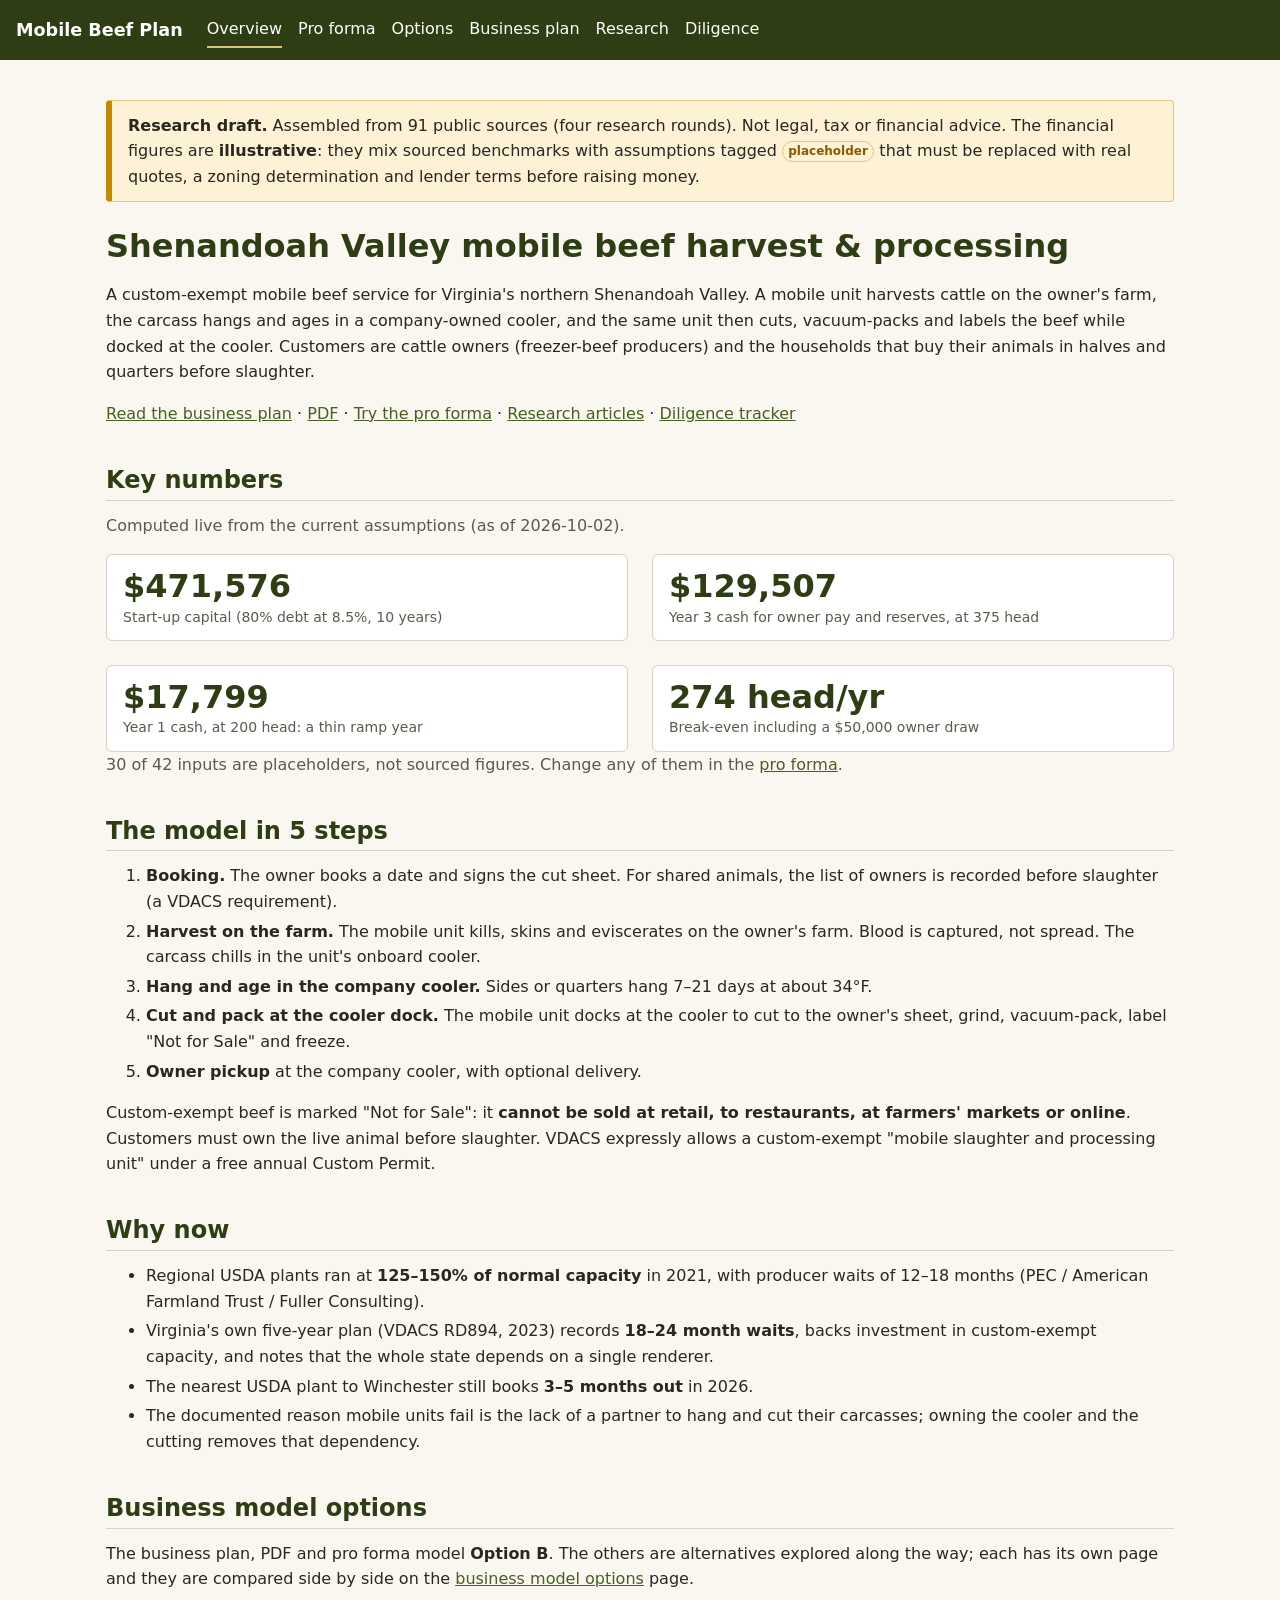
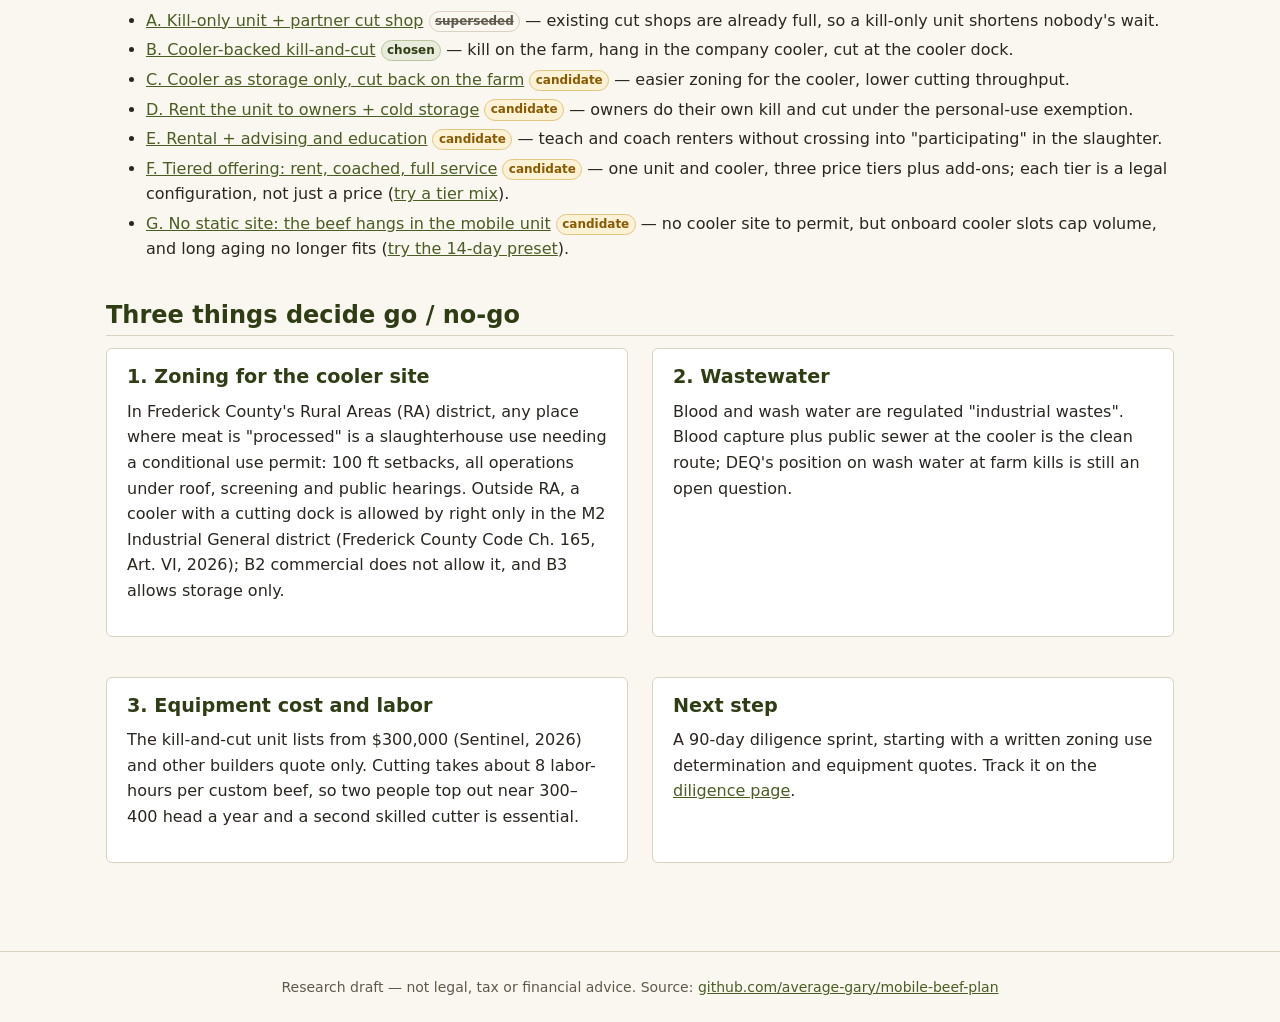
<file: site/index.html>
<!doctype html>
<html lang="en">
<head>
  <meta charset="utf-8">
  <meta name="viewport" content="width=device-width, initial-scale=1">
  <title>Overview — Mobile Beef Plan</title>
  <meta name="description" content="Research-draft business plan for a custom-exempt mobile beef harvest and cutting service backed by a hanging and aging cooler in Virginia's Shenandoah Valley.">
  <link rel="stylesheet" href="style.css">
</head>
<body>
<header class="site-header"><a class="brand" href="index.html">Mobile Beef Plan</a><nav aria-label="Main"><a href="index.html" aria-current="page">Overview</a><a href="calculator.html">Pro forma</a><a href="wiki/topics/business-model-options.html">Options</a><a href="plan/">Business plan</a><a href="wiki/">Research</a><a href="diligence.html">Diligence</a></nav></header>
<main class="container">
  <div class="notice"><strong>Research draft.</strong> Assembled from 91 public sources (four research rounds). Not legal, tax or financial advice. The financial figures are <strong>illustrative</strong>: they mix sourced benchmarks with assumptions tagged <span class="placeholder-badge">placeholder</span> that must be replaced with real quotes, a zoning determination and lender terms before raising money.</div>

  <h1>Shenandoah Valley mobile beef harvest &amp; processing</h1>
  <p>A custom-exempt mobile beef service for Virginia's northern Shenandoah Valley. A mobile unit harvests cattle on the owner's farm, the carcass hangs and ages in a company-owned cooler, and the same unit then cuts, vacuum-packs and labels the beef while docked at the cooler. Customers are cattle owners (freezer-beef producers) and the households that buy their animals in halves and quarters before slaughter.</p>
  <p>
    <a href="plan/">Read the business plan</a> ·
    <a href="plan/business-plan-mobile-beef-2026-10-02.pdf">PDF</a> ·
    <a href="calculator.html">Try the pro forma</a> ·
    <a href="wiki/">Research articles</a> ·
    <a href="diligence.html">Diligence tracker</a>
  </p>

  <h2>Key numbers</h2>
  <p id="kpi-status" class="muted">Figures from the plan (Sections 7–8). Live recalculation needs JavaScript.</p>
  <div class="grid-2">
    <div class="kpi"><span class="kpi-value" id="kpi-capex">$471,576</span><span class="kpi-label">Start-up capital (80% debt at 8.5%, 10 years)</span></div>
    <div class="kpi"><span class="kpi-value" id="kpi-y3">$129,507</span><span class="kpi-label" id="kpi-y3-label">Year 3 cash for owner pay and reserves, at 375 head</span></div>
    <div class="kpi"><span class="kpi-value" id="kpi-y1">$17,799</span><span class="kpi-label" id="kpi-y1-label">Year 1 cash, at 200 head: a thin ramp year</span></div>
    <div class="kpi"><span class="kpi-value" id="kpi-be">274 head/yr</span><span class="kpi-label" id="kpi-be-label">Break-even including a $50,000 owner draw</span></div>
  </div>
  <p class="muted" id="kpi-placeholders">Several inputs (tow vehicle, cooler, site lease, working capital and more) are placeholders. Change any of them in the <a href="calculator.html">pro forma</a>.</p>

  <h2>The model in 5 steps</h2>
  <ol>
    <li><strong>Booking.</strong> The owner books a date and signs the cut sheet. For shared animals, the list of owners is recorded before slaughter (a VDACS requirement).</li>
    <li><strong>Harvest on the farm.</strong> The mobile unit kills, skins and eviscerates on the owner's farm. Blood is captured, not spread. The carcass chills in the unit's onboard cooler.</li>
    <li><strong>Hang and age in the company cooler.</strong> Sides or quarters hang 7–21 days at about 34°F.</li>
    <li><strong>Cut and pack at the cooler dock.</strong> The mobile unit docks at the cooler to cut to the owner's sheet, grind, vacuum-pack, label "Not for Sale" and freeze.</li>
    <li><strong>Owner pickup</strong> at the company cooler, with optional delivery.</li>
  </ol>
  <p>Custom-exempt beef is marked "Not for Sale": it <strong>cannot be sold at retail, to restaurants, at farmers' markets or online</strong>. Customers must own the live animal before slaughter. VDACS expressly allows a custom-exempt "mobile slaughter and processing unit" under a free annual Custom Permit.</p>

  <h2>Why now</h2>
  <ul>
    <li>Regional USDA plants ran at <strong>125–150% of normal capacity</strong> in 2021, with producer waits of 12–18 months (PEC / American Farmland Trust / Fuller Consulting).</li>
    <li>Virginia's own five-year plan (VDACS RD894, 2023) records <strong>18–24 month waits</strong>, backs investment in custom-exempt capacity, and notes that the whole state depends on a single renderer.</li>
    <li>The nearest USDA plant to Winchester still books <strong>3–5 months out</strong> in 2026.</li>
    <li>The documented reason mobile units fail is the lack of a partner to hang and cut their carcasses; owning the cooler and the cutting removes that dependency.</li>
  </ul>

  <h2>Business model options</h2>
  <p>The business plan, PDF and pro forma model <strong>Option B</strong>. The others are alternatives explored along the way; each has its own page and they are compared side by side on the <a href="wiki/topics/business-model-options.html">business model options</a> page.</p>
  <ul>
    <li><a href="wiki/options/option-a-kill-only-partner-cut-shop.html">A. Kill-only unit + partner cut shop</a> <span class="option-badge superseded">superseded</span> — existing cut shops are already full, so a kill-only unit shortens nobody's wait.</li>
    <li><a href="wiki/options/option-b-cooler-dock-kill-and-cut.html">B. Cooler-backed kill-and-cut</a> <span class="option-badge chosen">chosen</span> — kill on the farm, hang in the company cooler, cut at the cooler dock.</li>
    <li><a href="wiki/options/option-c-cooler-storage-cut-on-farm.html">C. Cooler as storage only, cut back on the farm</a> <span class="option-badge candidate">candidate</span> — easier zoning for the cooler, lower cutting throughput.</li>
    <li><a href="wiki/options/option-d-rental-plus-storage.html">D. Rent the unit to owners + cold storage</a> <span class="option-badge candidate">candidate</span> — owners do their own kill and cut under the personal-use exemption.</li>
    <li><a href="wiki/options/option-e-rental-plus-education.html">E. Rental + advising and education</a> <span class="option-badge candidate">candidate</span> — teach and coach renters without crossing into "participating" in the slaughter.</li>
    <li><a href="wiki/options/option-f-tiered-offering.html">F. Tiered offering: rent, coached, full service</a> <span class="option-badge candidate">candidate</span> — one unit and cooler, three price tiers plus add-ons; each tier is a legal configuration, not just a price (<a href="calculator.html#tierMixFull=0.5&amp;tierMixCoached=0.3&amp;tierMixRental=0.2">try a tier mix</a>).</li>
    <li><a href="wiki/options/option-g-no-static-site.html">G. No static site: the beef hangs in the mobile unit</a> <span class="option-badge candidate">candidate</span> — no cooler site to permit, but onboard cooler slots cap volume, and long aging no longer fits (<a href="calculator.html#capexCooler=0&amp;capexSewer=0&amp;siteLease=0&amp;sewerBase=0&amp;sewerGalPerHead=0&amp;onboardSlots=8&amp;hangDays=14">try the 14-day preset</a>).</li>
  </ul>

  <h2>Three things decide go / no-go</h2>
  <div class="grid-2">
    <div class="card">
      <h3>1. Zoning for the cooler site</h3>
      <p>In Frederick County's Rural Areas (RA) district, any place where meat is "processed" is a slaughterhouse use needing a conditional use permit: 100 ft setbacks, all operations under roof, screening and public hearings. Outside RA, a cooler with a cutting dock is allowed by right only in the M2 Industrial General district (Frederick County Code Ch. 165, Art. VI, 2026); B2 commercial does not allow it, and B3 allows storage only.</p>
    </div>
    <div class="card">
      <h3>2. Wastewater</h3>
      <p>Blood and wash water are regulated "industrial wastes". Blood capture plus public sewer at the cooler is the clean route; DEQ's position on wash water at farm kills is still an open question.</p>
    </div>
    <div class="card">
      <h3>3. Equipment cost and labor</h3>
      <p>The kill-and-cut unit lists from $300,000 (Sentinel, 2026) and other builders quote only. Cutting takes about 8 labor-hours per custom beef, so two people top out near 300–400 head a year and a second skilled cutter is essential.</p>
    </div>
    <div class="card">
      <h3>Next step</h3>
      <p>A 90-day diligence sprint, starting with a written zoning use determination and equipment quotes. Track it on the <a href="diligence.html">diligence page</a>.</p>
    </div>
  </div>
</main>
<footer class="site-footer">Research draft — not legal, tax or financial advice. Source: <a href="https://github.com/average-gary/mobile-beef-plan">github.com/average-gary/mobile-beef-plan</a></footer>
<script type="module">
import { flatten, projection, breakEvenHead } from './proforma.js';
const usd = (n) => '$' + Math.round(n).toLocaleString('en-US');
const set = (id, text) => { document.getElementById(id).textContent = text; };
try {
  const json = await (await fetch('assumptions.json')).json();
  const a = flatten(json);
  const years = projection(a);
  const y1 = years[0], y3 = years[years.length - 1];
  const be = breakEvenHead(a, a.ownerDraw);
  set('kpi-capex', usd(y1.totalCapex));
  set('kpi-y3', usd(y3.cash));
  set('kpi-y3-label', `Year ${years.length} cash for owner pay and reserves, at ${y3.head} head`);
  set('kpi-y1', usd(y1.cash));
  set('kpi-y1-label', `Year 1 cash, at ${y1.head} head: a thin ramp year`);
  set('kpi-be', be === null ? 'Not reached' : `${be} head/yr`);
  set('kpi-be-label', `Break-even including a ${usd(a.ownerDraw)} owner draw`);
  for (const [id, v] of [['kpi-y1', y1.cash], ['kpi-y3', y3.cash]]) {
    document.getElementById(id).parentElement.classList.toggle('negative', v < 0);
  }
  const items = json.groups.flatMap((g) => g.items);
  const ph = items.filter((i) => i.status === 'placeholder').length;
  set('kpi-status', `Computed live from the current assumptions (as of ${json.asOf}).`);
  document.getElementById('kpi-placeholders').firstChild.textContent =
    `${ph} of ${items.length} inputs are placeholders, not sourced figures. Change any of them in the `;
} catch (err) {
  set('kpi-status', 'Figures from the plan (Sections 7–8); live recalculation failed to load.');
}
</script>
</body>
</html>
</file>
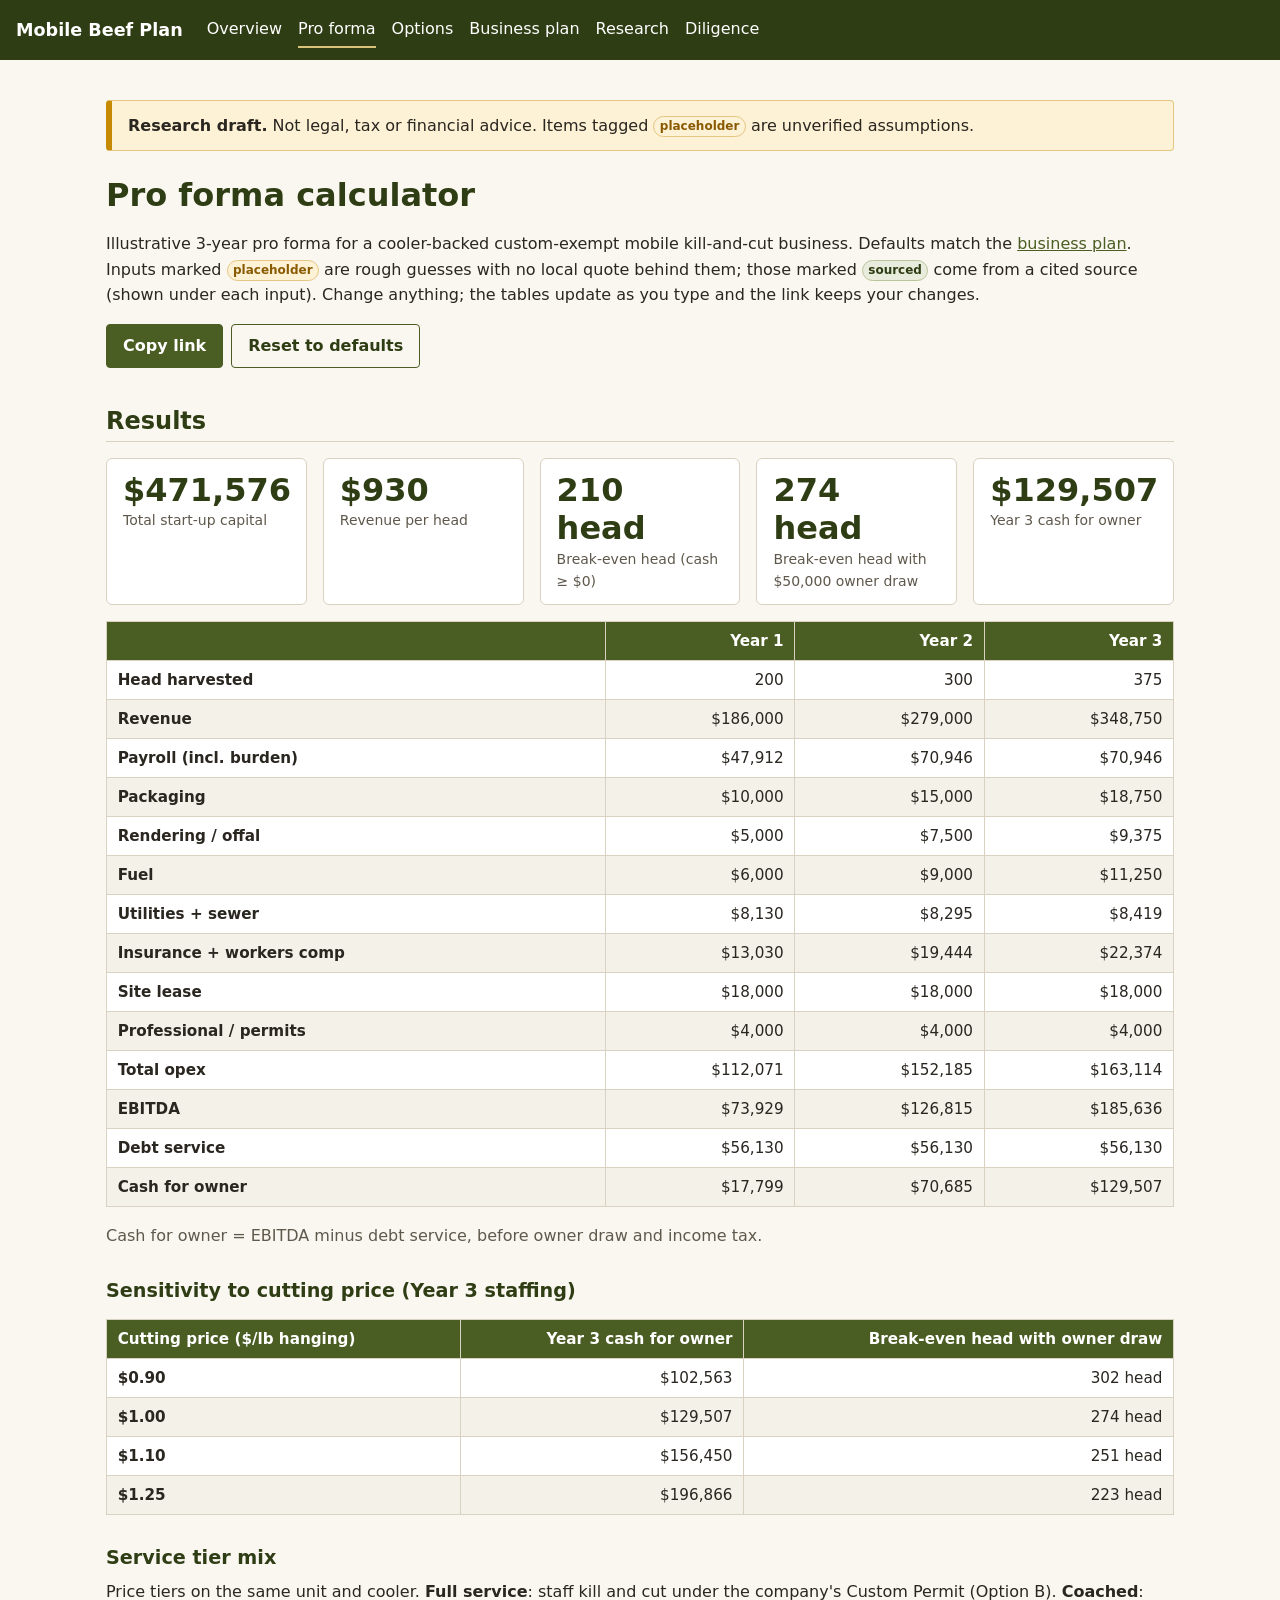
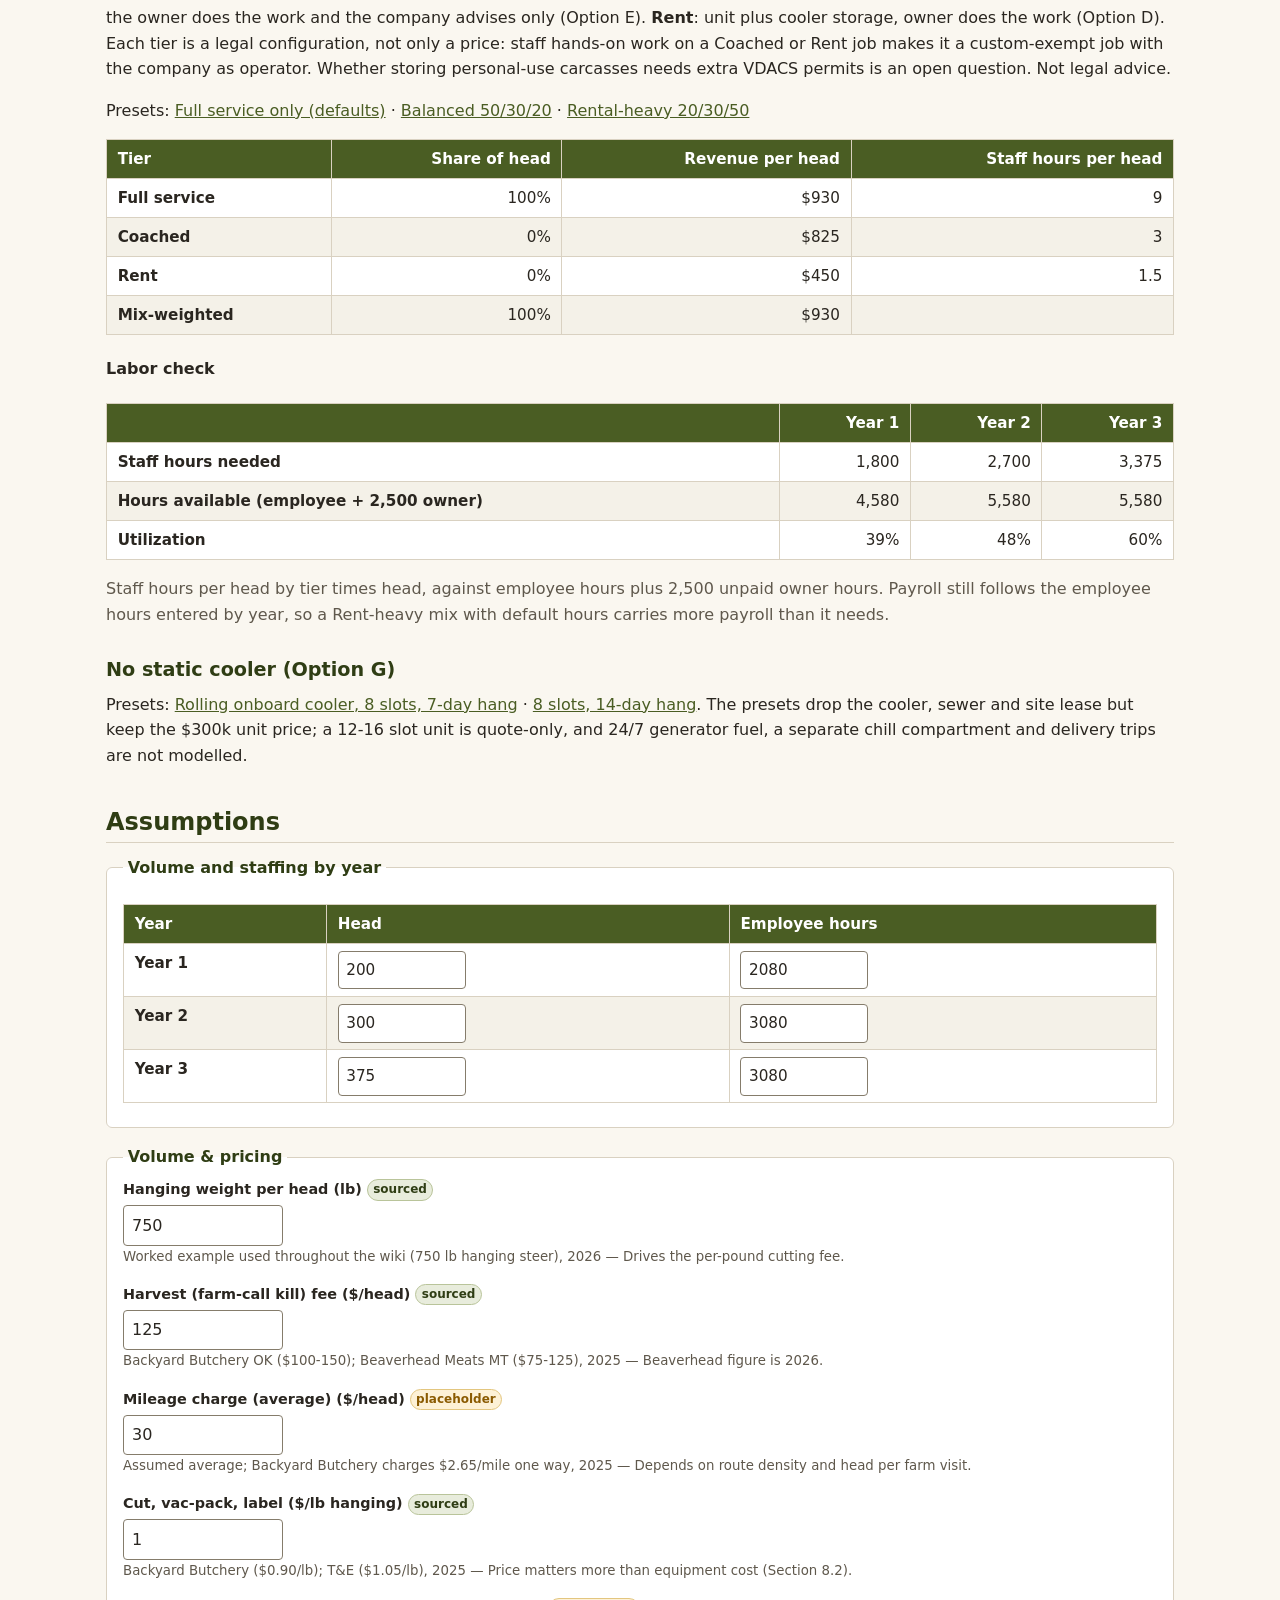
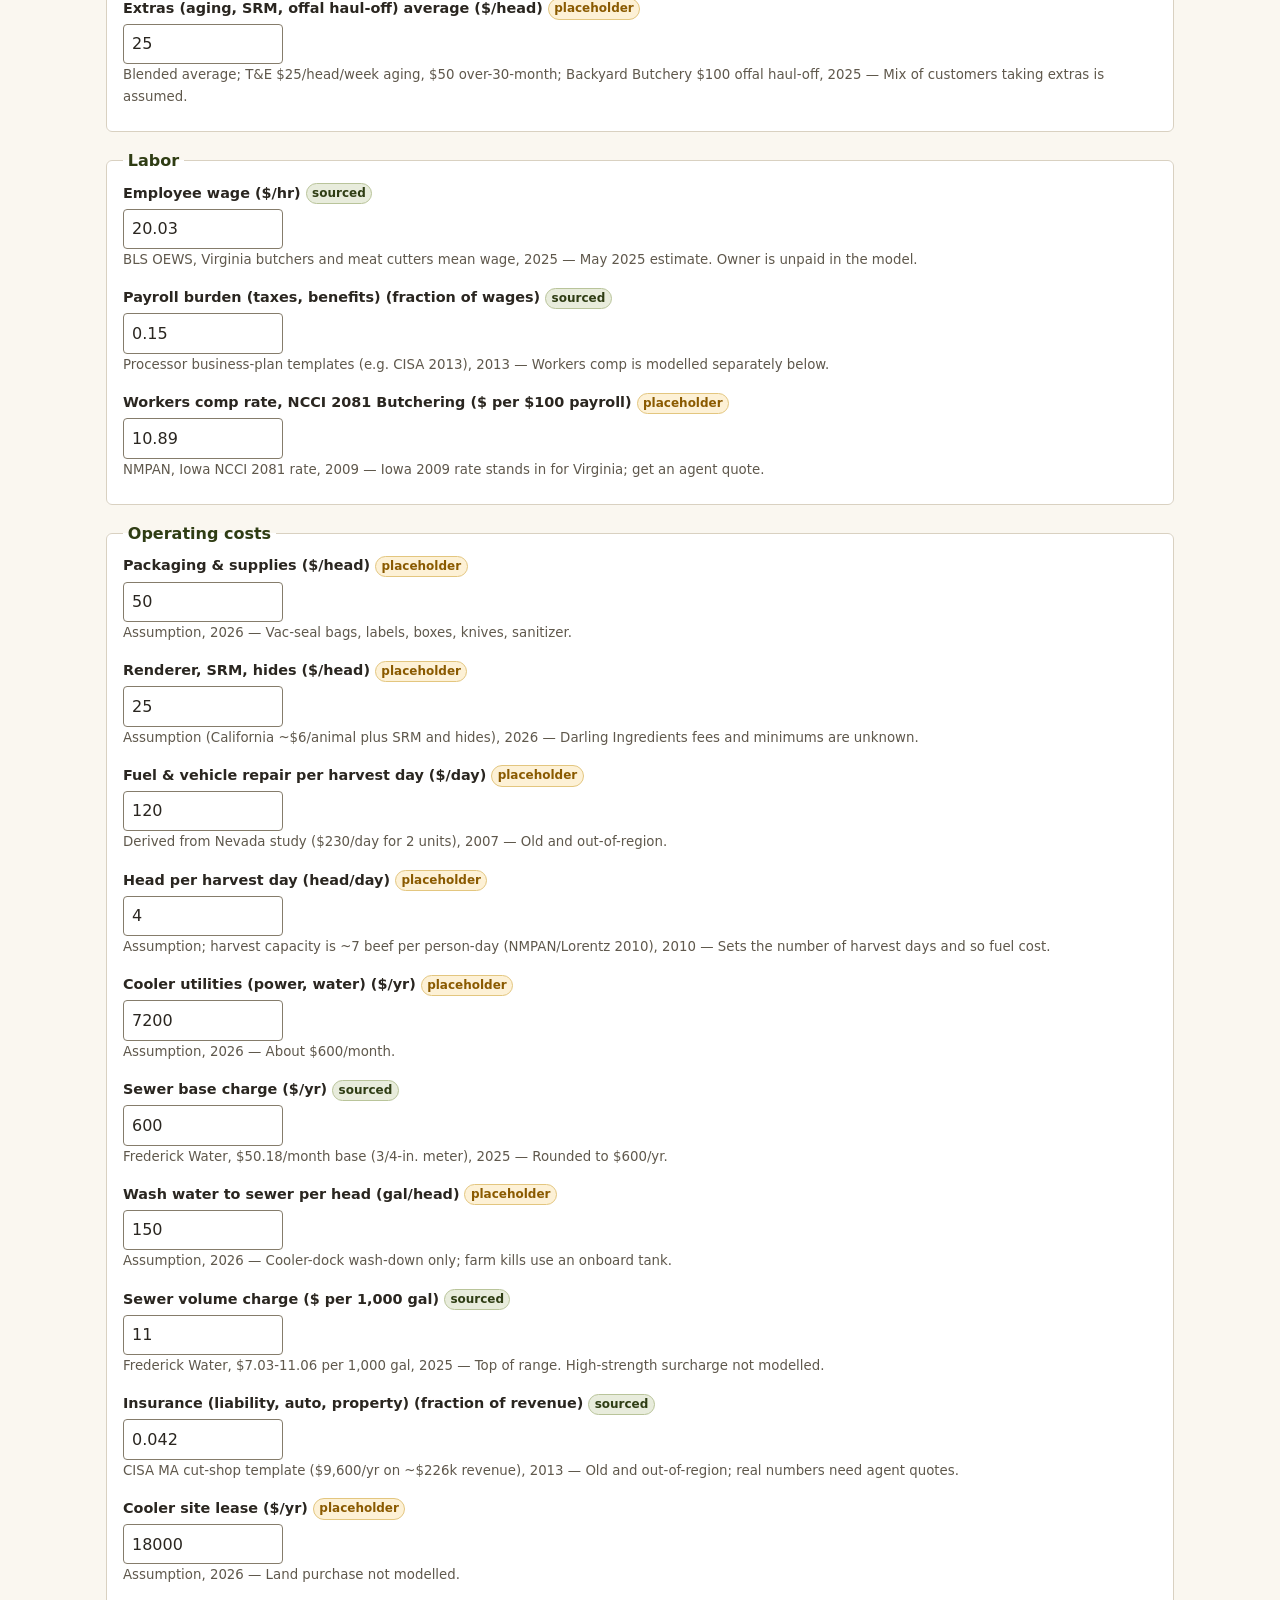
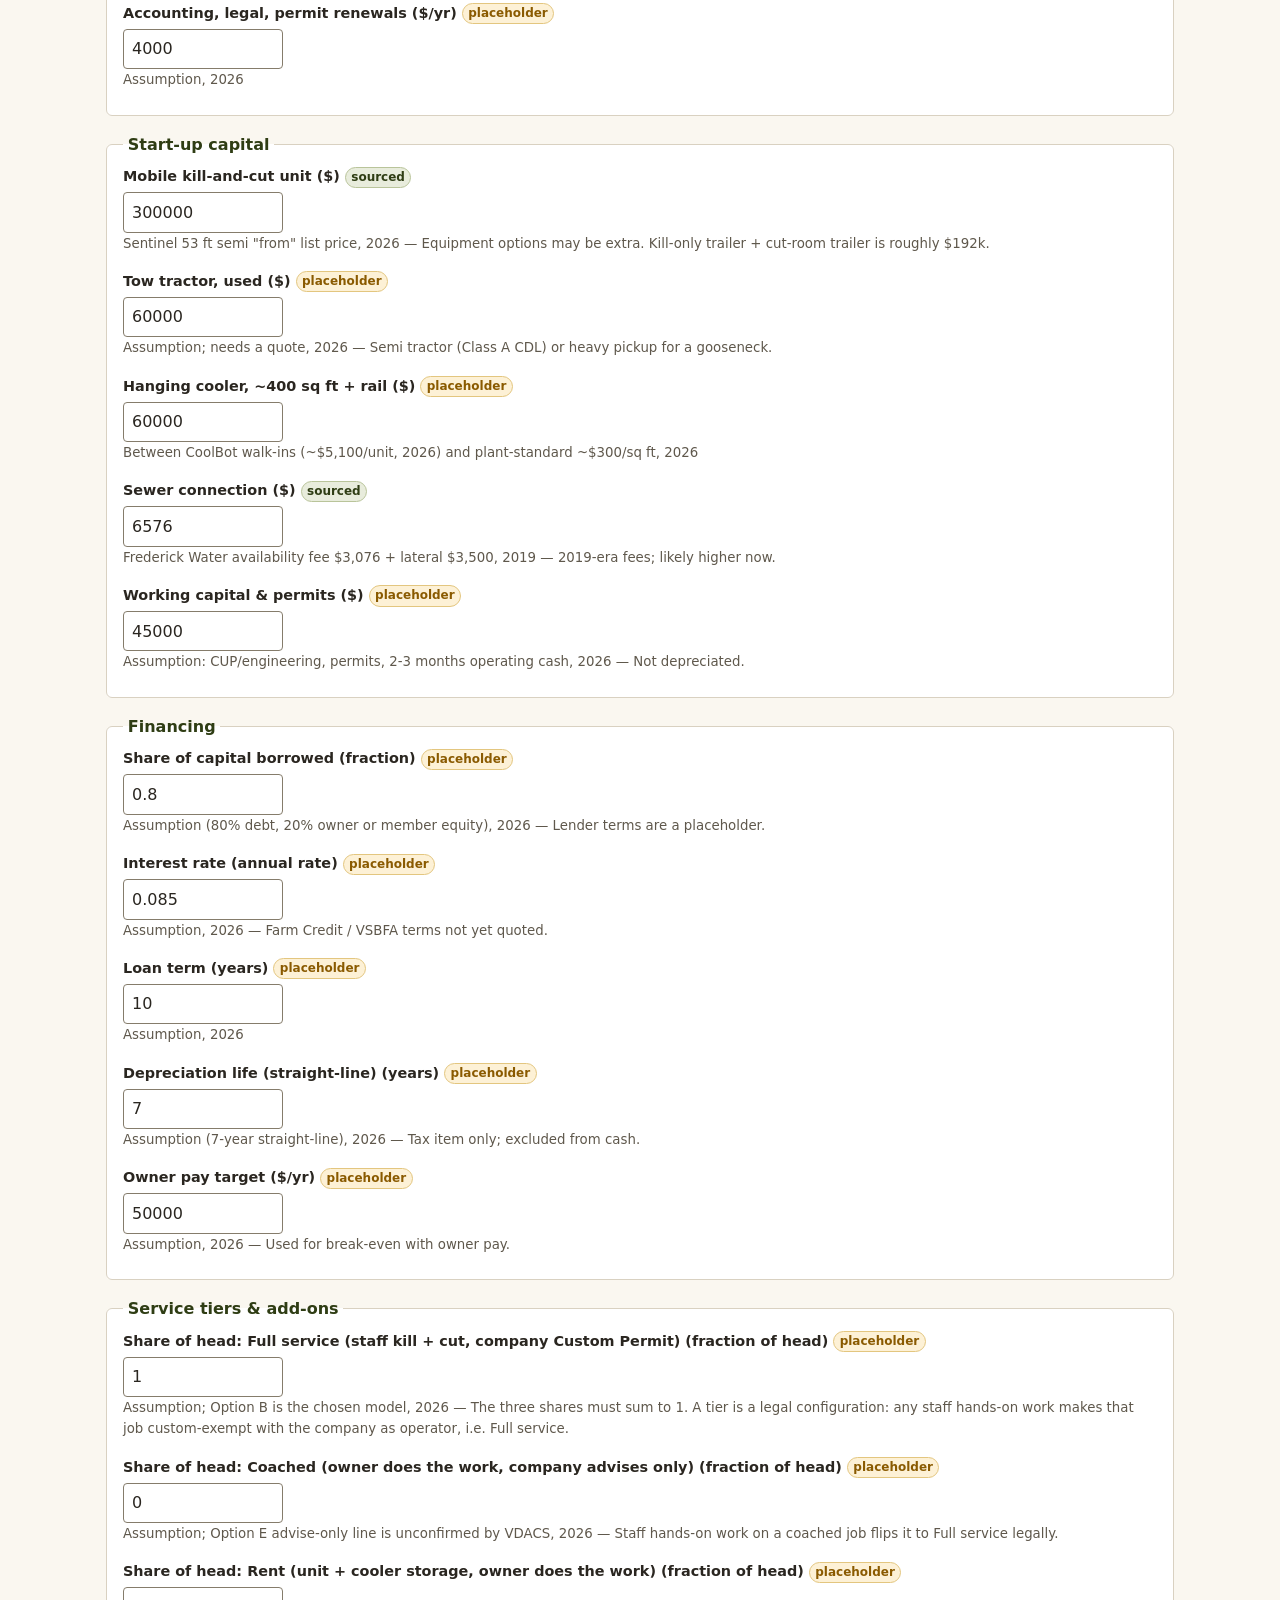
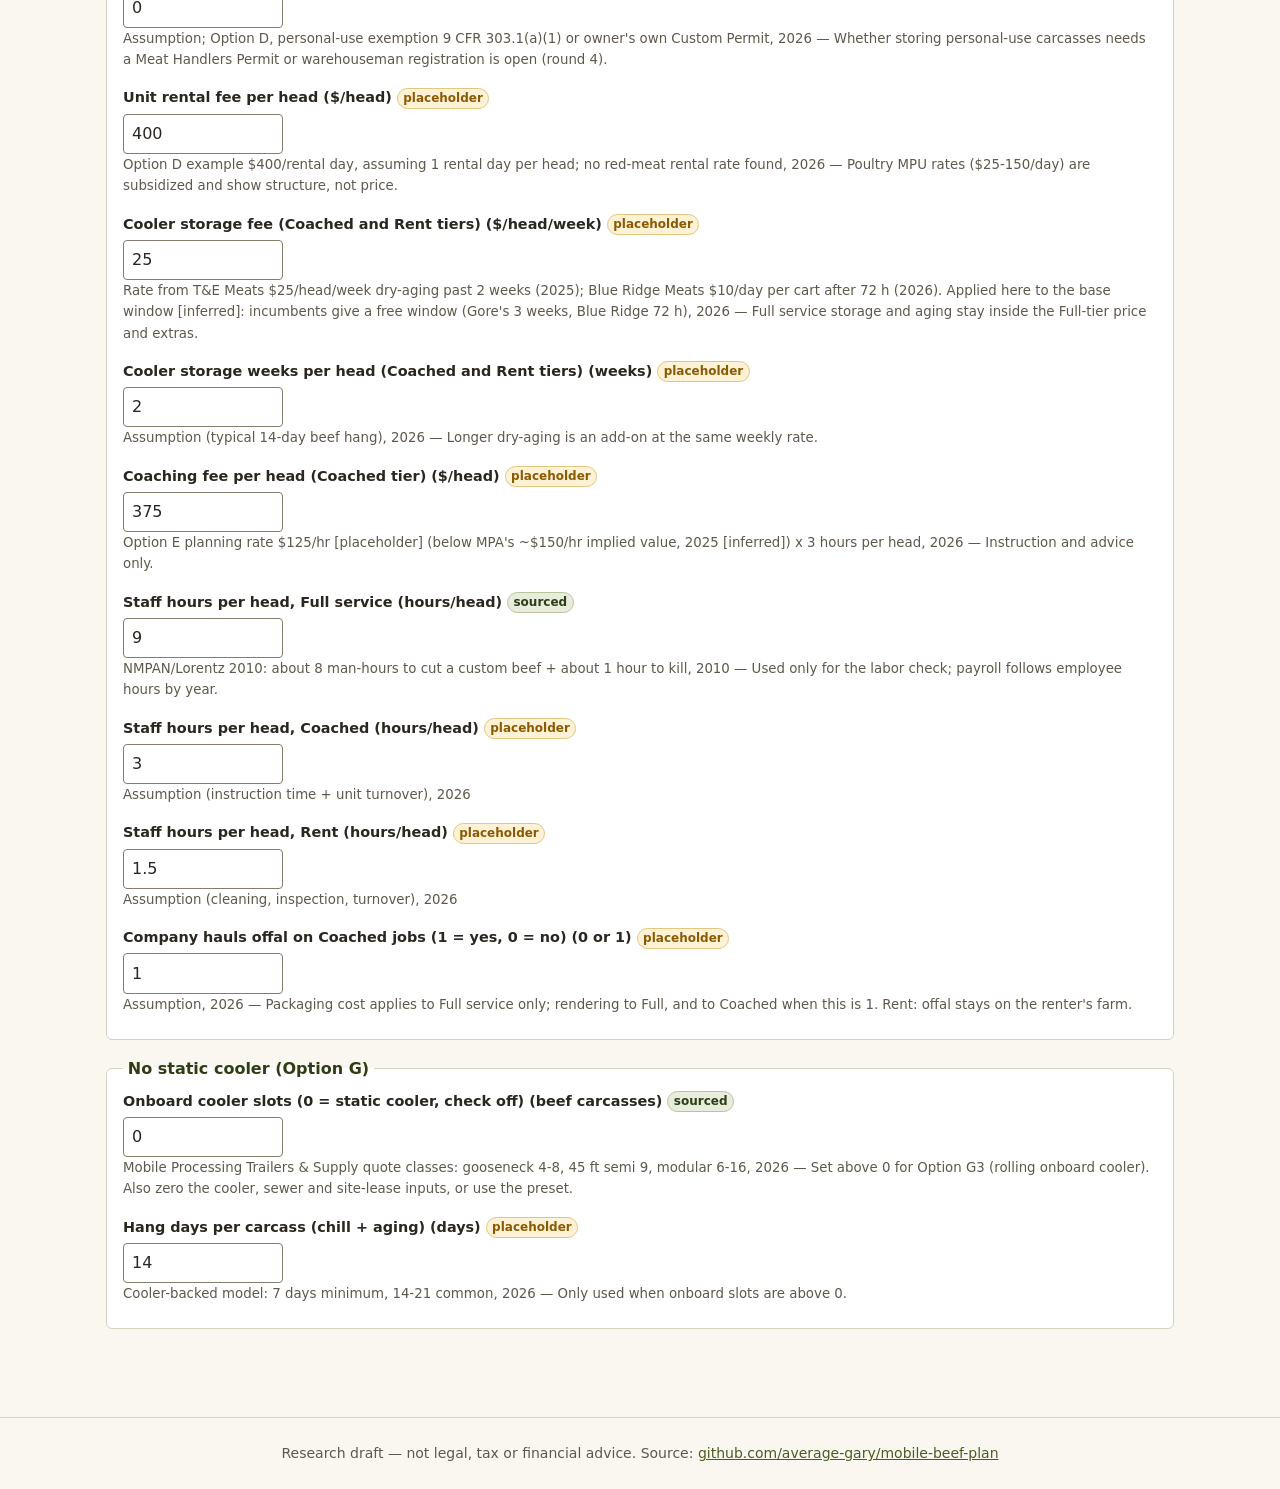
<file: site/calculator.html>
<!doctype html>
<html lang="en">
<head>
  <meta charset="utf-8">
  <meta name="viewport" content="width=device-width, initial-scale=1">
  <title>Pro forma calculator — Mobile Beef Plan</title>
  <link rel="stylesheet" href="style.css">
  <style>
    .kpis { display: grid; grid-template-columns: repeat(auto-fit, minmax(11rem, 1fr)); gap: 1rem; margin: 1rem 0; }
    fieldset { border: 1px solid var(--border); border-radius: 6px; margin: 0 0 1rem; padding: .5rem 1rem; background: var(--surface); }
    legend { font-weight: 700; color: var(--olive-dark); padding: 0 .3rem; }
    .field input { max-width: 10rem; }
    .field small { display: block; }
    .error { color: var(--red); font-size: .875rem; margin: .2rem 0 0; }
    .years td input { max-width: 8rem; }
    .actions { display: flex; flex-wrap: wrap; gap: .5rem; align-items: center; }
  </style>
  <script type="module" src="calculator.js"></script>
</head>
<body>
<header class="site-header"><a class="brand" href="index.html">Mobile Beef Plan</a><nav aria-label="Main"><a href="index.html">Overview</a><a href="calculator.html" aria-current="page">Pro forma</a><a href="wiki/topics/business-model-options.html">Options</a><a href="plan/">Business plan</a><a href="wiki/">Research</a><a href="diligence.html">Diligence</a></nav></header>
<main class="container">
  <div class="notice"><strong>Research draft.</strong> Not legal, tax or financial advice. Items tagged <span class="placeholder-badge">placeholder</span> are unverified assumptions.</div>
  <h1>Pro forma calculator</h1>
  <p>Illustrative 3-year pro forma for a cooler-backed custom-exempt mobile kill-and-cut business. Defaults match the <a href="plan/">business plan</a>. Inputs marked <span class="placeholder-badge">placeholder</span> are rough guesses with no local quote behind them; those marked <span class="sourced-badge">sourced</span> come from a cited source (shown under each input). Change anything; the tables update as you type and the link keeps your changes.</p>

  <div class="actions no-print">
    <button type="button" id="copy">Copy link</button>
    <button type="button" class="secondary" id="reset">Reset to defaults</button>
    <span id="status" class="muted" role="status"></span>
  </div>

  <h2>Results</h2>
  <p id="form-error" class="error" role="alert" hidden>Some inputs are not valid numbers. Results below are from the last valid scenario, if any.</p>
  <div class="kpis" id="kpis"></div>
  <div class="table-wrap"><table id="results"></table></div>
  <p class="muted">Cash for owner = EBITDA minus debt service, before owner draw and income tax.</p>

  <h3>Sensitivity to cutting price (Year 3 staffing)</h3>
  <div class="table-wrap"><table id="sensitivity"></table></div>

  <h3>Service tier mix</h3>
  <p>Price tiers on the same unit and cooler. <strong>Full service</strong>: staff kill and cut under the company's Custom Permit (Option B). <strong>Coached</strong>: the owner does the work and the company advises only (Option E). <strong>Rent</strong>: unit plus cooler storage, owner does the work (Option D). Each tier is a legal configuration, not only a price: staff hands-on work on a Coached or Rent job makes it a custom-exempt job with the company as operator. Whether storing personal-use carcasses needs extra VDACS permits is an open question. Not legal advice.</p>
  <p class="no-print">Presets: <a href="#tierMixFull=1&amp;tierMixCoached=0&amp;tierMixRental=0">Full service only (defaults)</a> · <a href="#tierMixFull=0.5&amp;tierMixCoached=0.3&amp;tierMixRental=0.2">Balanced 50/30/20</a> · <a href="#tierMixFull=0.2&amp;tierMixCoached=0.3&amp;tierMixRental=0.5">Rental-heavy 20/30/50</a></p>
  <div class="table-wrap"><table id="tiers"></table></div>
  <h4>Labor check</h4>
  <p id="labor-warning" class="error" role="alert" hidden></p>
  <div class="table-wrap"><table id="labor"></table></div>
  <p class="muted">Staff hours per head by tier times head, against employee hours plus 2,500 unpaid owner hours. Payroll still follows the employee hours entered by year, so a Rent-heavy mix with default hours carries more payroll than it needs.</p>

  <h3>No static cooler (Option G)</h3>
  <p class="no-print">Presets: <a href="#capexCooler=0&amp;capexSewer=0&amp;siteLease=0&amp;sewerBase=0&amp;sewerGalPerHead=0&amp;onboardSlots=8&amp;hangDays=7">Rolling onboard cooler, 8 slots, 7-day hang</a> · <a href="#capexCooler=0&amp;capexSewer=0&amp;siteLease=0&amp;sewerBase=0&amp;sewerGalPerHead=0&amp;onboardSlots=8&amp;hangDays=14">8 slots, 14-day hang</a>. The presets drop the cooler, sewer and site lease but keep the $300k unit price; a 12-16 slot unit is quote-only, and 24/7 generator fuel, a separate chill compartment and delivery trips are not modelled.</p>
  <div id="slot-section" hidden>
    <p id="slot-warning" class="error" role="alert" hidden></p>
    <div class="table-wrap"><table id="slots"></table></div>
    <p class="muted">Carcasses on the rail = head per week (50-week season) × hang days ÷ 7.</p>
  </div>

  <h2>Assumptions</h2>
  <form id="form" novalidate>
    <fieldset>
      <legend>Volume and staffing by year</legend>
      <div class="table-wrap"><table class="years">
        <thead><tr><th scope="col">Year</th><th scope="col">Head</th><th scope="col">Employee hours</th></tr></thead>
        <tbody id="years"></tbody>
      </table></div>
    </fieldset>
    <div id="groups"><p class="muted">Loading assumptions…</p></div>
  </form>
</main>
<footer class="site-footer">Research draft — not legal, tax or financial advice. Source: <a href="https://github.com/average-gary/mobile-beef-plan">github.com/average-gary/mobile-beef-plan</a></footer>
</body>
</html>
</file>
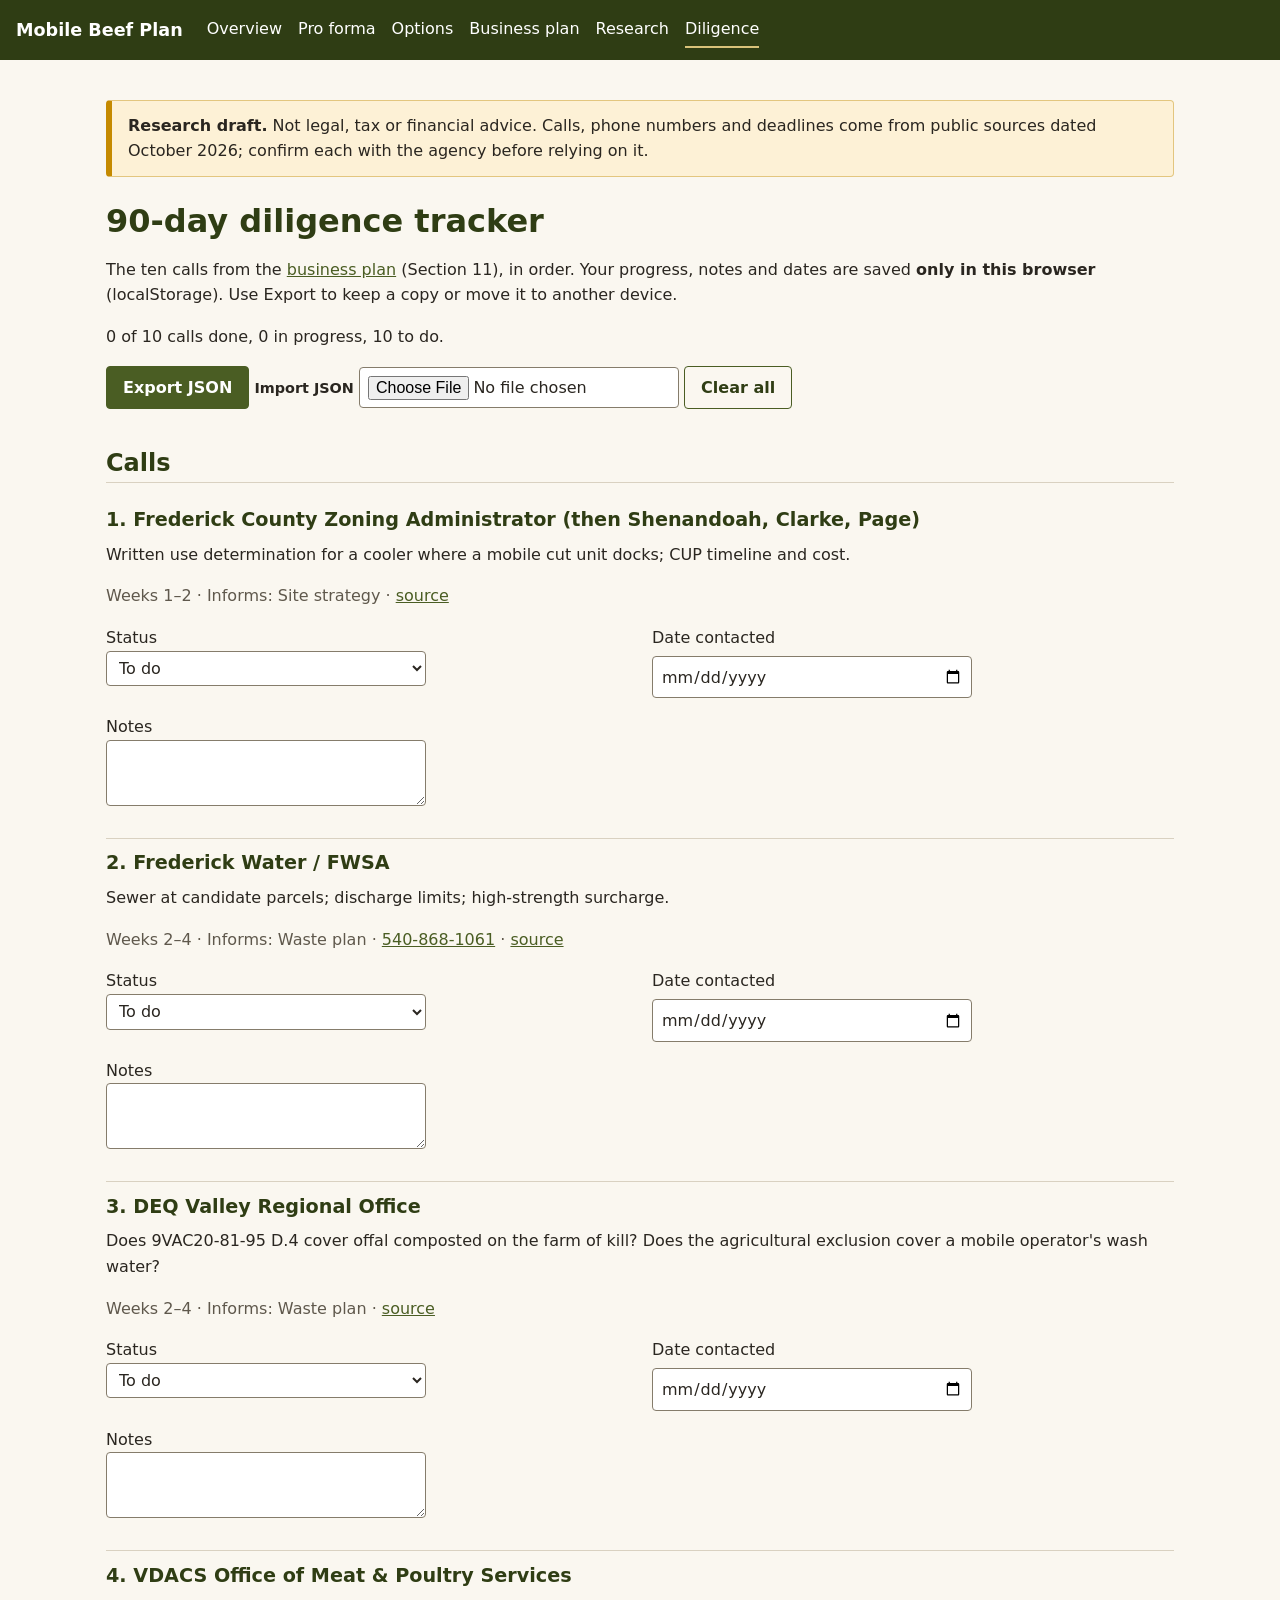
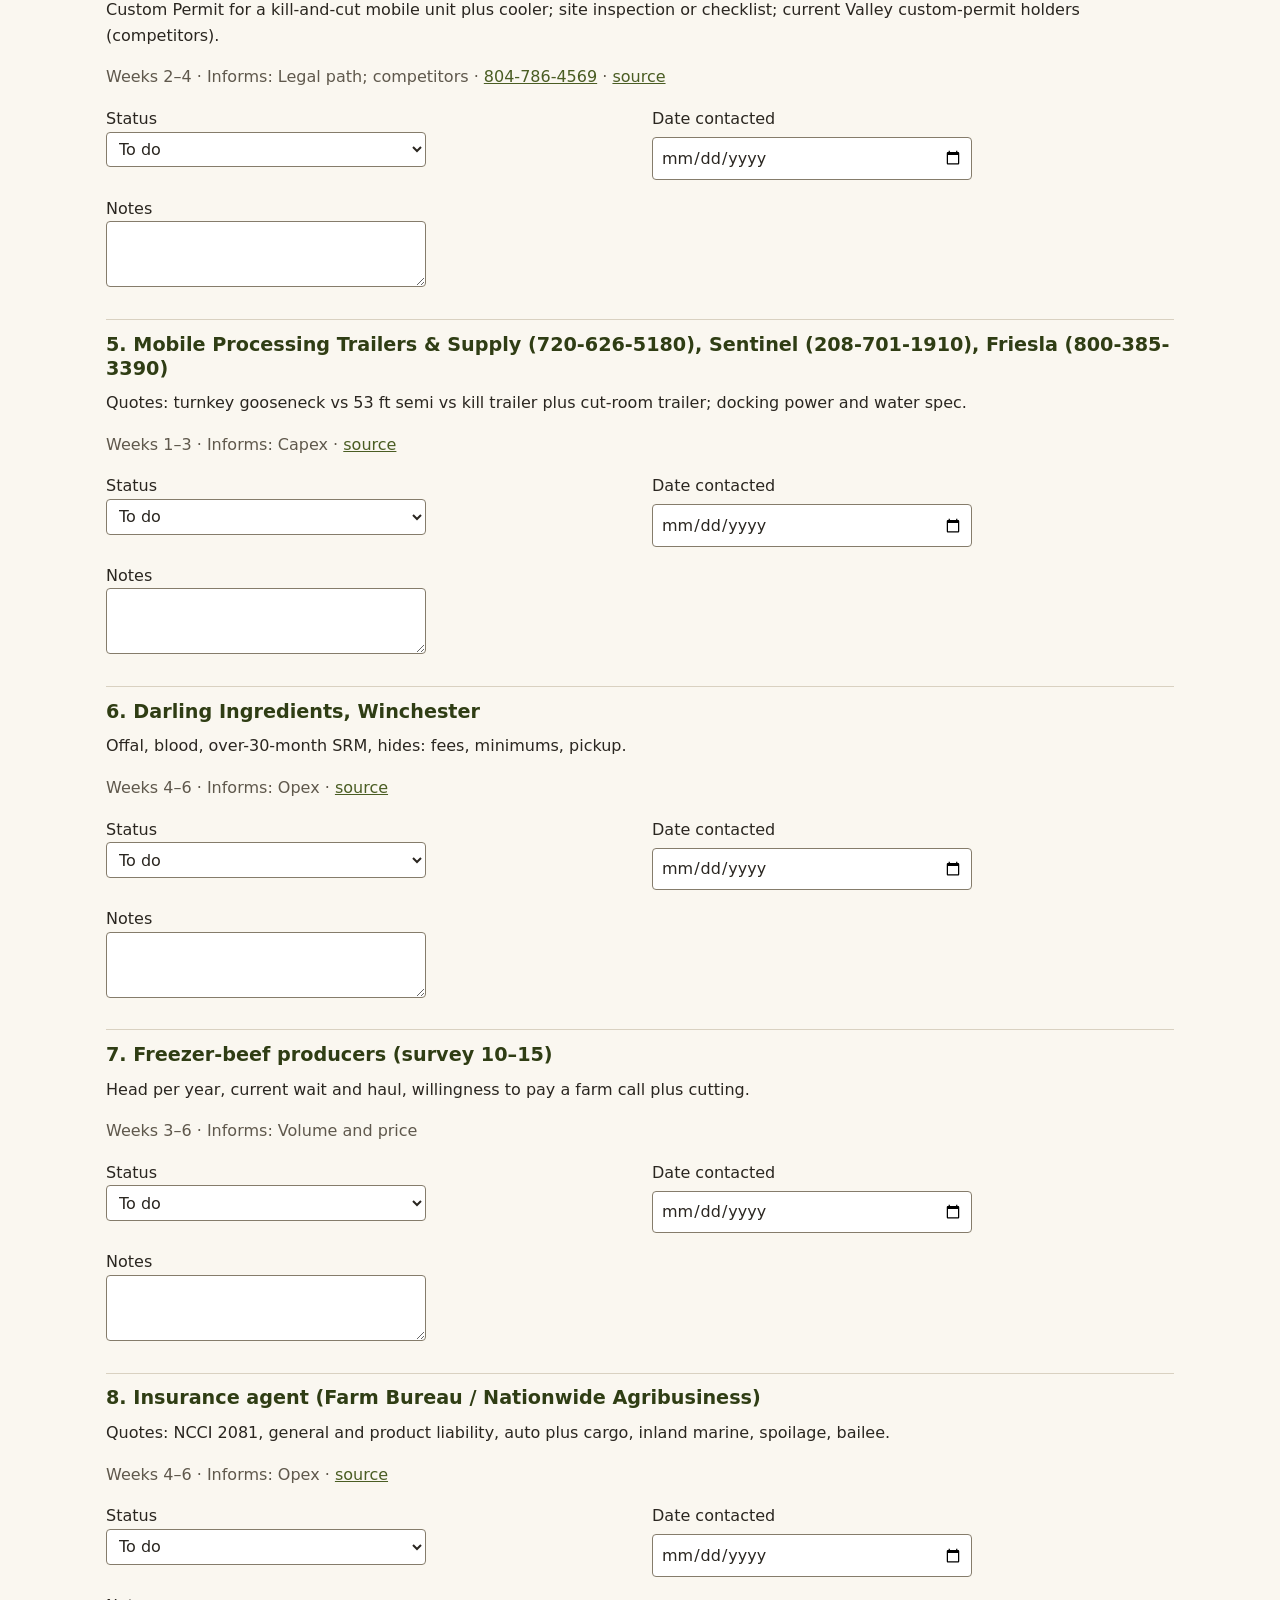
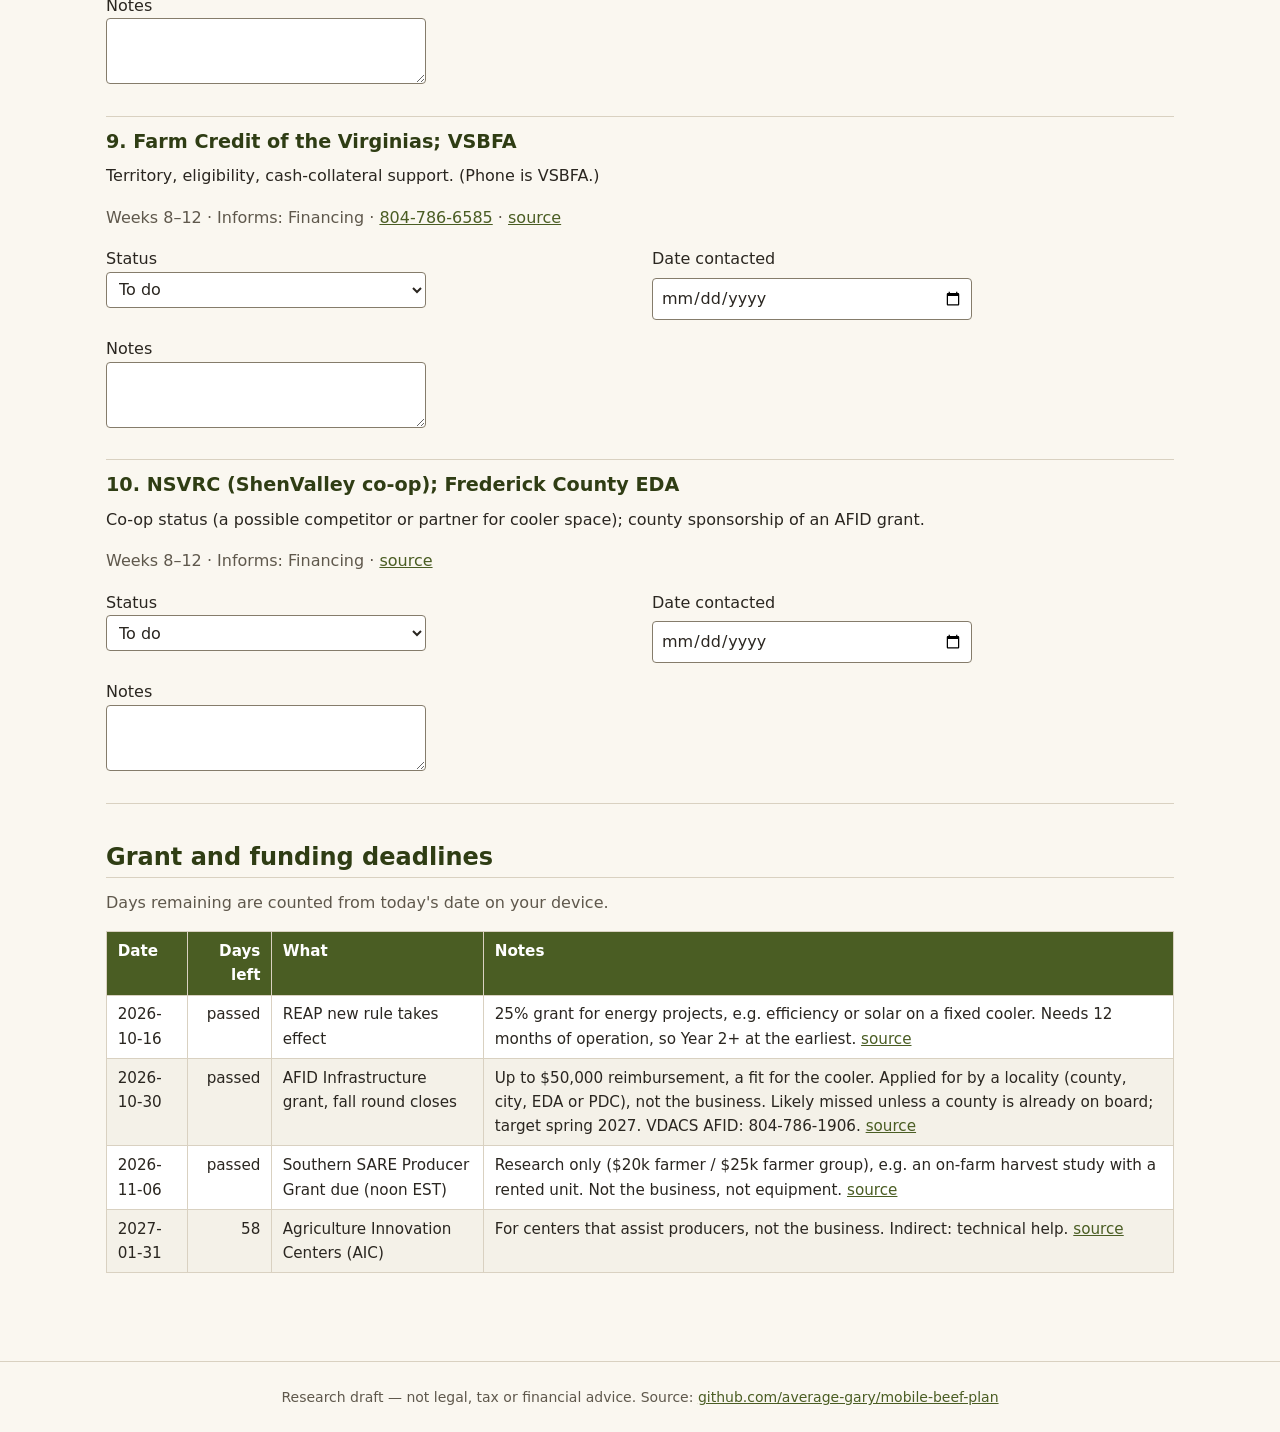
<file: site/diligence.html>
<!doctype html>
<html lang="en">
<head>
  <meta charset="utf-8">
  <meta name="viewport" content="width=device-width, initial-scale=1">
  <title>90-day diligence tracker — Mobile Beef Plan</title>
  <link rel="stylesheet" href="style.css">
  <script type="module" src="diligence.js"></script>
</head>
<body>
<header class="site-header"><a class="brand" href="index.html">Mobile Beef Plan</a><nav aria-label="Main"><a href="index.html">Overview</a><a href="calculator.html">Pro forma</a><a href="wiki/topics/business-model-options.html">Options</a><a href="plan/">Business plan</a><a href="wiki/">Research</a><a href="diligence.html" aria-current="page">Diligence</a></nav></header>
<main class="container">
  <div class="notice"><strong>Research draft.</strong> Not legal, tax or financial advice. Calls, phone numbers and deadlines come from public sources dated October 2026; confirm each with the agency before relying on it.</div>
  <h1>90-day diligence tracker</h1>
  <p>The ten calls from the <a href="plan/">business plan</a> (Section 11), in order. Your progress, notes and dates are saved <strong>only in this browser</strong> (localStorage). Use Export to keep a copy or move it to another device.</p>

  <p id="progress" role="status" aria-live="polite">Loading…</p>
  <p class="no-print">
    <button type="button" id="export">Export JSON</button>
    <label for="import" style="display:inline">Import JSON</label>
    <input type="file" id="import" accept="application/json,.json" style="width:auto">
    <button type="button" class="secondary" id="clear">Clear all</button>
  </p>
  <noscript><p class="notice">This tracker needs JavaScript. The same call list is in the <a href="plan/">business plan</a>, Section 11.</p></noscript>

  <h2>Calls</h2>
  <ol id="calls" class="checklist"></ol>

  <h2>Grant and funding deadlines</h2>
  <p class="muted">Days remaining are counted from today's date on your device.</p>
  <div class="table-wrap">
    <table>
      <thead><tr><th>Date</th><th class="num">Days left</th><th>What</th><th>Notes</th></tr></thead>
      <tbody id="deadlines"></tbody>
    </table>
  </div>
</main>
<footer class="site-footer">Research draft — not legal, tax or financial advice. Source: <a href="https://github.com/average-gary/mobile-beef-plan">github.com/average-gary/mobile-beef-plan</a></footer>
</body>
</html>
</file>
<file: site/style.css>
/* Mobile Beef Plan — single site stylesheet. System fonts only, no external assets.
   Classes for other builders:
     .site-header (+ .brand, nav)  top bar with shared nav; nav a[aria-current="page"] = active
     .site-footer                  footer disclaimer line
     main.container                page body, max-width 1100px; pandoc output styles live here too
     .notice                       amber research-draft banner (pandoc "::: notice" div uses it as-is)
     .placeholder-badge            small amber inline tag: placeholder assumption
     .sourced-badge                small green inline tag: sourced assumption
     .grid-2                       two columns, stacks below 760px
     .card                         bordered panel
     .table-wrap                   wrapper that scrolls a wide table horizontally
     table                         striped rows, olive header (applies to every table)
     label / input / select        label above control; .field = one label+control group
     .kpi (+ .kpi-value, .kpi-label)  big number with caption; .kpi.negative turns value red
     .muted                        secondary grey text
     button, button.secondary      olive primary / outline secondary
     .checklist (ul) > li          checkbox rows; li.done strikes through
     @media print                  hides nav/buttons, un-scrolls tables
*/
:root {
  --olive-dark: #2f3d14;
  --olive: #4a5d23;
  --olive-light: #e8ecdc;
  --bg: #faf7f0;
  --surface: #fff;
  --text: #2a2620;
  --muted: #5f584c;
  --border: #d9d1c1;
  --amber-bg: #fdf1d6;
  --amber: #8a5a00;
  --red: #9b2c1c;
}
* { box-sizing: border-box; }
html { -webkit-text-size-adjust: 100%; }
body {
  margin: 0;
  background: var(--bg);
  color: var(--text);
  font: 16px/1.6 system-ui, -apple-system, "Segoe UI", Roboto, "Helvetica Neue", Arial, sans-serif;
}
a { color: var(--olive); }
a:hover { color: var(--olive-dark); }
:focus-visible { outline: 3px solid #8a5a00; outline-offset: 2px; }
.site-header :focus-visible { outline-color: #d9c27a; }

/* Header / nav */
.site-header {
  display: flex; flex-wrap: wrap; align-items: center; gap: .5rem 1.5rem;
  padding: .75rem 1rem; background: var(--olive-dark); color: #fff;
}
.site-header a { color: #fff; text-decoration: none; }
.site-header .brand { font-weight: 700; font-size: 1.1rem; }
.site-header nav { display: flex; flex-wrap: wrap; gap: .25rem 1rem; }
.site-header nav a { padding: .25rem 0; border-bottom: 2px solid transparent; }
.site-header nav a:hover, .site-header nav a[aria-current="page"] { border-bottom-color: #d9c27a; }

.site-footer {
  margin-top: 3rem; padding: 1.5rem 1rem; border-top: 1px solid var(--border);
  color: var(--muted); font-size: .875rem; text-align: center;
}

main.container { max-width: 1100px; margin: 0 auto; padding: 1.5rem 1rem; }

/* Typography (also pandoc reader output) */
h1, h2, h3 { color: var(--olive-dark); line-height: 1.25; margin: 1.6em 0 .5em; }
h1 { font-size: 2rem; margin-top: .5em; }
h2 { font-size: 1.5rem; padding-bottom: .2em; border-bottom: 1px solid var(--border); }
h3 { font-size: 1.2rem; }
p, ul, ol { margin: 0 0 1em; }
li + li { margin-top: .25em; }
img { max-width: 100%; height: auto; }
blockquote {
  margin: 1em 0; padding: .5em 1em; border-left: 4px solid var(--olive);
  background: var(--olive-light); color: var(--text);
}
code, pre { font-family: ui-monospace, SFMono-Regular, Menlo, Consolas, monospace; font-size: .9em; }
code { background: #efe9dc; padding: .1em .3em; border-radius: 3px; }
pre { background: #efe9dc; padding: 1em; overflow-x: auto; border-radius: 4px; }
pre code { background: none; padding: 0; }
hr { border: 0; border-top: 1px solid var(--border); margin: 2em 0; }
.muted { color: var(--muted); }

/* Banners and badges */
.notice {
  margin: 1em 0 1.5em; padding: .75em 1em; background: var(--amber-bg);
  border: 1px solid #e3c67f; border-left: 6px solid #c58a00; border-radius: 4px;
}
.notice > :last-child { margin-bottom: 0; }
.placeholder-badge, .sourced-badge {
  display: inline-block; padding: 0 .45em; border-radius: 999px; font-size: .75rem;
  font-weight: 600; line-height: 1.6; vertical-align: middle; white-space: nowrap;
}
.placeholder-badge { background: var(--amber-bg); color: var(--amber); border: 1px solid #e3c67f; }
.sourced-badge { background: var(--olive-light); color: var(--olive-dark); border: 1px solid #b9c49a; }
.option-badge {
  display: inline-block; padding: 0 .45em; border-radius: 999px; font-size: .75rem;
  font-weight: 600; line-height: 1.6; vertical-align: middle; white-space: nowrap; border: 1px solid var(--border);
}
.option-badge.chosen { background: var(--olive-light); color: var(--olive-dark); border-color: #b9c49a; }
.option-badge.candidate { background: var(--amber-bg); color: var(--amber); border-color: #e3c67f; }
.option-badge.superseded { color: var(--muted); text-decoration: line-through; }

/* Layout */
.grid-2 { display: grid; grid-template-columns: 1fr 1fr; gap: 1.5rem; }
@media (max-width: 760px) { .grid-2 { grid-template-columns: 1fr; } }
.card {
  background: var(--surface); border: 1px solid var(--border); border-radius: 6px;
  padding: 1rem 1.25rem; margin-bottom: 1rem;
}
.card > :first-child { margin-top: 0; }

/* Tables (striped, olive header). Pandoc tables have no wrapper, so they scroll themselves on narrow screens. */
.table-wrap { overflow-x: auto; margin: 1em 0; }
.table-wrap table { margin: 0; }
table { border-collapse: collapse; width: 100%; margin: 1em 0; background: var(--surface); font-size: .95rem; }
th, td { padding: .45em .7em; border: 1px solid var(--border); text-align: left; vertical-align: top; }
thead th, thead td { background: var(--olive); color: #fff; font-weight: 600; }
thead a { color: #fff; text-decoration: underline; }
thead a:hover { color: #f3e7b8; }
thead :focus-visible { outline-color: #d9c27a; }
tbody tr:nth-child(even) { background: #f4f1e8; }
td.num, th.num { text-align: right; font-variant-numeric: tabular-nums; }
caption { caption-side: bottom; color: var(--muted); font-size: .875rem; padding-top: .4em; text-align: left; }
@media (max-width: 760px) {
  main.container > table, main.container article table { display: block; overflow-x: auto; }
  th, td { padding: .4em .45em; }
}

/* Forms */
label { display: block; font-weight: 600; font-size: .9rem; margin-bottom: .25rem; }
.field { margin-bottom: 1rem; }
input, select, textarea {
  font: inherit; width: 100%; max-width: 20rem; padding: .4em .5em;
  border: 1px solid #857c6b; border-radius: 4px; background: var(--surface); color: var(--text);
}
input[type="number"] { font-variant-numeric: tabular-nums; }
input[type="checkbox"], input[type="radio"] { width: auto; accent-color: var(--olive); }
button {
  font: inherit; font-weight: 600; cursor: pointer; padding: .5em 1em; border-radius: 4px;
  border: 1px solid var(--olive); background: var(--olive); color: #fff;
}
button:hover { background: var(--olive-dark); border-color: var(--olive-dark); }
button.secondary { background: transparent; color: var(--olive-dark); }
button.secondary:hover { background: var(--olive-light); }

/* KPI */
.kpi { padding: .75rem 1rem; background: var(--surface); border: 1px solid var(--border); border-radius: 6px; }
.kpi-value { display: block; font-size: 2rem; font-weight: 700; color: var(--olive-dark); font-variant-numeric: tabular-nums; line-height: 1.2; }
.kpi-label { display: block; color: var(--muted); font-size: .875rem; }
.kpi.negative .kpi-value { color: var(--red); }

/* Checklist */
.checklist { list-style: none; padding: 0; }
.checklist li { display: flex; gap: .6rem; align-items: flex-start; padding: .5rem 0; border-bottom: 1px solid var(--border); margin: 0; }
.checklist li input { margin-top: .35rem; flex: none; }
.checklist li label { font-weight: 400; margin: 0; font-size: 1rem; }
.checklist li.done label { text-decoration: line-through; color: var(--muted); }

@media print {
  body { background: #fff; font-size: 11pt; }
  .site-header nav, button, .no-print { display: none !important; }
  .site-header { background: none; color: #000; padding: 0 0 .5rem; }
  .site-header a { color: #000; }
  main.container { max-width: none; padding: 0; }
  .table-wrap { overflow: visible !important; display: block !important; }
  table { overflow: visible !important; display: table !important; }
  table { font-size: 9pt; page-break-inside: auto; }
  tr, .card, .kpi { page-break-inside: avoid; }
  thead th { background: #ddd !important; color: #000 !important; }
  thead a { color: #000 !important; }
  a { color: #000; }
  .notice { border-color: #000; background: none; }
}
</file>
